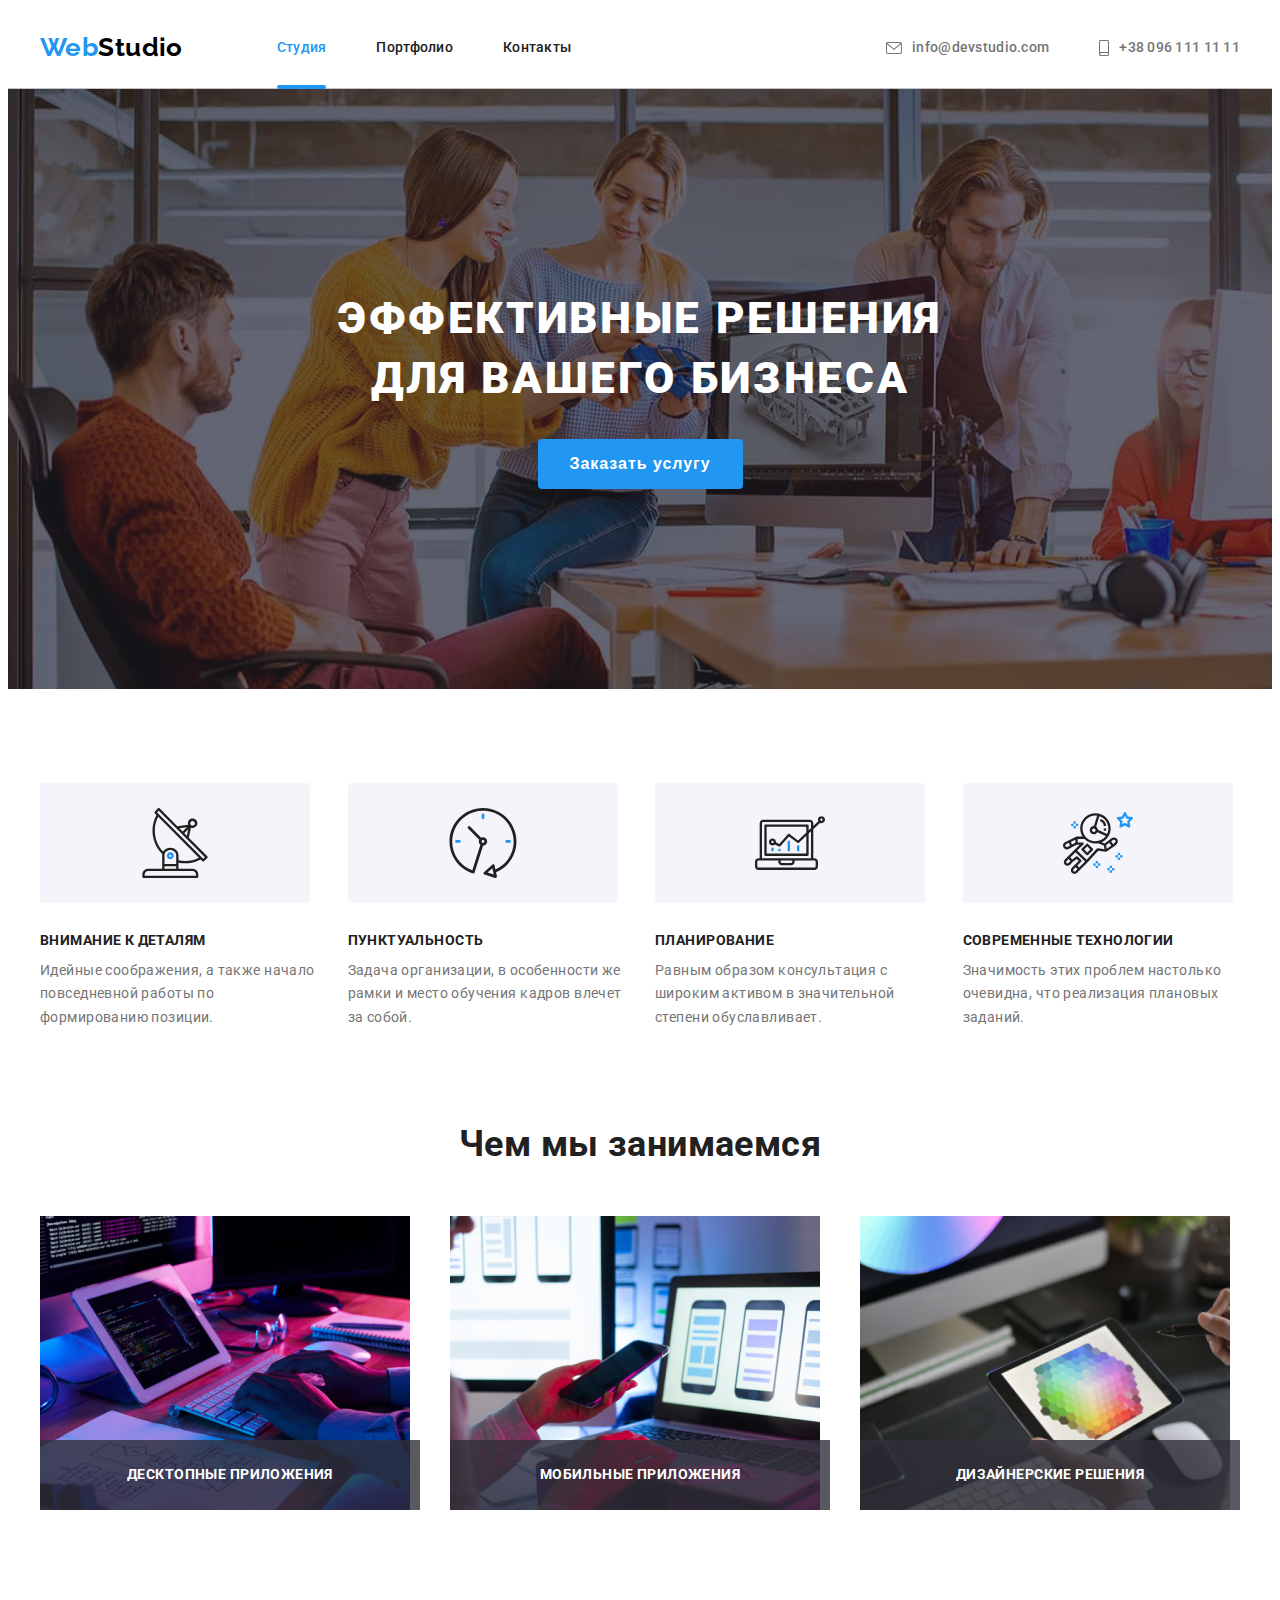
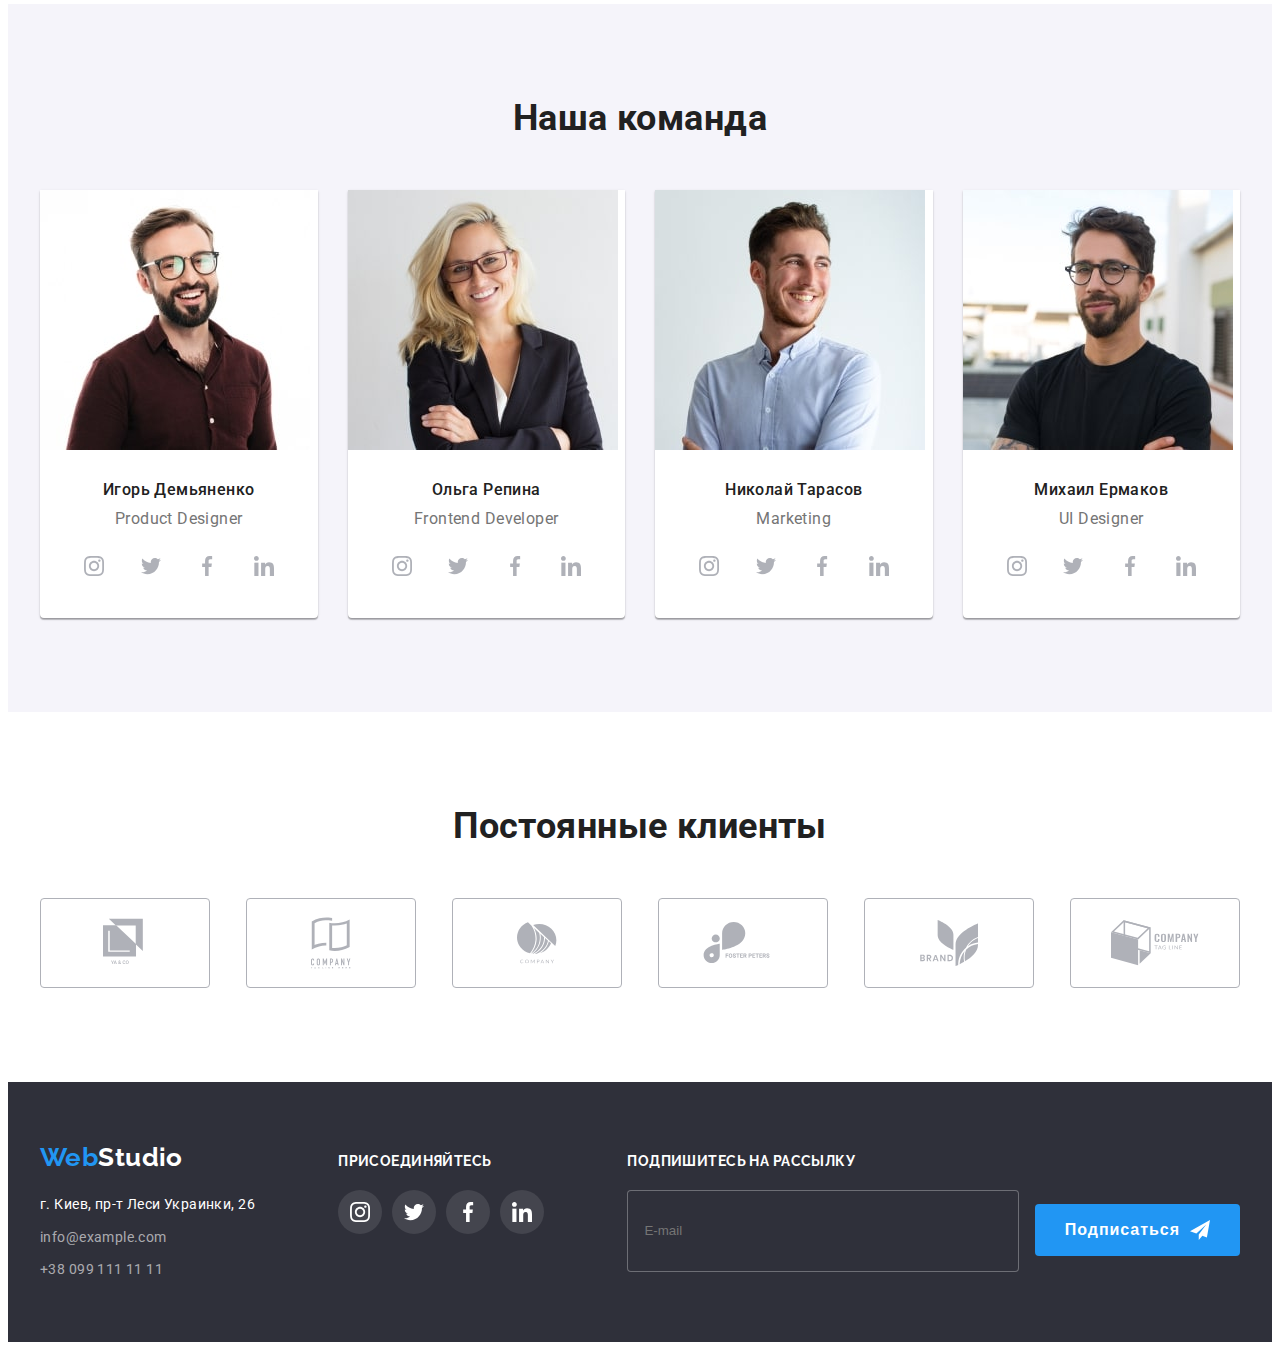
<file: index.html>
<!DOCTYPE html>
<html lang="ru">
  <head>
    <meta charset="UTF-8" />
    <meta http-equiv="X-UA-Compatible" content="IE=edge" />
    <meta name="viewport" content="width=device-width, initial-scale=1.0" />
    <title>WebStudio</title>
    <link rel="preconnect" href="https://fonts.gstatic.com" />
    <link
      href="https://fonts.googleapis.com/css2?family=Raleway:wght@700&family=Roboto:wght@400;500;700;900&display=swap"
      rel="stylesheet"
    />
    <link
      rel="stylesheet"
      href="https://cdnjs.cloudflare.com/ajax/libs/modern-normalize/1.0.0/modern-normalize.min.css"
      integrity="sha512-ISS7cAi1PEhQ8jnbJpJZMd29NlhNj4AWYyLOSp2CE/CsHxTCu+r+t0D2yoJudVrd0/8fTVPUVDzY5Tvli75u/g=="
      crossorigin="anonymous"
    />
    <link rel="stylesheet" href="./css/main.css" />
  </head>

  <body>
    <header class="header">
      <div class="container">
        <nav class="navigation">
          <a class="logo link" href="./index.html" lang="en"
            >Web<span class="logo-light-theme">Studio</span></a
          >
          <ul class="list navigation__list">
            <li class="navigation__item">
              <a class="navigation__link link chosen" href="./index.html"
                >Студия</a
              >
            </li>
            <li class="navigation__item">
              <a class="navigation__link link" href="./portfolio.html"
                >Портфолио</a
              >
            </li>
            <li class="navigation__item">
              <a class="navigation__link link" href="">Контакты</a>
            </li>
          </ul>
        </nav>
        <ul class="contacts list">
          <li class="contacts__item">
            <a class="contacts__link link" href="mailto:info@devstudio.com">
              <svg class="contacts__icon" width="16" height="12">
                <use href="./images/sprite.svg#icon-envelope"></use>
              </svg>
              info@devstudio.com
            </a>
          </li>
          <li class="contacts__item">
            <a class="contacts__link link" href="tel:+380961111111">
              <svg class="contacts__icon" width="10" height="16">
                <use href="./images/sprite.svg#icon-smartphone"></use></svg>
                +38 096 111 11 11
            </a>
          </li>
        </ul>
      </div>
    </header>

    <main>
      <!-- HERO -->
      <section class="hero">
        <div class="container">
          <h1 class="hero__title">Эффективные решения для вашего бизнеса</h1>
          <button class="modal-button" type="button" data-modal-open>
            Заказать услугу
          </button>
        </div>
      </section>

      <!-- Features -->
      <section class="section">
        <div class="container">
          <h2 class="visually-hidden">Особенности</h2>
          <ul class="features__list list">
            <li class="features__item">
              <div class="features__icon-fon">
                <svg class="features__icon" width="70px" height="70px">
                  <use href="./images/sprite.svg#icon-antenna"></use>
                </svg>
              </div>
              <h3 class="features__subtitle">Внимание к деталям</h3>
              <p class="features__description">
                Идейные соображения, а также начало повседневной работы по
                формированию позиции.
              </p>
            </li>
            <li class="features__item">
              <div class="features__icon-fon">
                <svg class="features__icon" width="70px" height="70px">
                  <use href="./images/sprite.svg#icon-clock"></use>
                </svg>
              </div>
              <h3 class="features__subtitle">Пунктуальность</h3>
              <p class="features__description">
                Задача организации, в особенности же рамки и место обучения
                кадров влечет за собой.
              </p>
            </li>
            <li class="features__item">
              <div class="features__icon-fon">
                <svg class="features__icon" width="70px" height="70px">
                  <use href="./images/sprite.svg#icon-diagram"></use>
                </svg>
              </div>
              <h3 class="features__subtitle">Планирование</h3>
              <p class="features__description">
                Равным образом консультация с широким активом в значительной
                степени обуславливает.
              </p>
            </li>
            <li class="features__item">
              <div class="features__icon-fon">
                <svg class="features__icon" width="70px" height="70px">
                  <use href="./images/sprite.svg#icon-astronaut"></use>
                </svg>
              </div>
              <h3 class="features__subtitle">Современные технологии</h3>
              <p class="features__description">
                Значимость этих проблем настолько очевидна, что реализация
                плановых заданий.
              </p>
            </li>
          </ul>
        </div>
      </section>

      <!-- Our work -->
      <section class="section work">
        <div class="container">
          <h2 class="section-title">Чем мы занимаемся</h2>
          <ul class="work__list list">
            <li class="work__item">
              <img
                class="work__img"
                src="./images/our_work/our_work_img_1.jpg"
                alt=" программист верстает веб-страницу"
                width="370"
                height="294"
              />
              <div class="description-fon">
                <h3 class="description-fon__subtitle">Десктопные приложения</h3>
              </div>
            </li>
            <li class="work__item">
              <img
                class="work__img"
                src="./images/our_work/our_work_img_2.jpg"
                alt="програмист адаптирует сайт для мобильных устройств"
                width="370"
                height="294"
              />
              <div class="description-fon">
                <h3 class="description-fon__subtitle">Мобильные приложения</h3>
              </div>
            </li>
            <li class="work__item">
              <img
                class="wwork__img"
                src="./images/our_work/our_work_img_3.jpg"
                alt="дизайнер делает макет веб-страницу"
                width="370"
                height="294"
              />
              <div class="description-fon">
                <h3 class="description-fon__subtitle">Дизайнерские решения</h3>
              </div>
            </li>
          </ul>
        </div>
      </section>

      <!-- Team -->
      <section class="section team">
        <div class="container">
          <h2 class="section-title">Наша команда</h2>
          <ul class="team__list list">
            <li class="team__item">
              <img
                class="team__img"
                src="./images/team/igor_dem'yanenko.jpg"
                alt="Игорь Демьяненко"
                width="270"
                height="260"
              />
              <div class="team__description">
                <h4 class="team__name">Игорь Демьяненко</h4>
                <p class="team__position" lang="en">Product Designer</p>
                <ul class="social list">
                  <li class="social__item">
                    <a href="" class="social__link link">
                      <svg class="social__icon" width="20" height="20">
                        <use href="./images/sprite.svg#icon-instagram"></use>
                      </svg>
                    </a>
                  </li>
                  <li class="social__item">
                    <a href="" class="social__link link">
                      <svg class="social__icon" width="20" height="20">
                        <use href="./images/sprite.svg#icon-twitter"></use>
                      </svg>
                    </a>
                  </li>
                  <li class="social__item">
                    <a href="" class="social__link link">
                      <svg class="social__icon" width="20" height="20">
                        <use href="./images/sprite.svg#icon-facebook"></use>
                      </svg>
                    </a>
                  </li>
                  <li class="social__item">
                    <a href="" class="social__link link">
                      <svg class="social__icon" width="20" height="20">
                        <use href="./images/sprite.svg#icon-linkedin"></use>
                      </svg>
                    </a>
                  </li>
                </ul>
              </div>
            </li>
            <li class="team__item">
              <img
                class="team__img"
                src="./images/team/olga_repina.jpg"
                alt="Ольга Репина"
                width="270"
                height="260"
              />
              <div class="team__description">
                <h4 class="team__name">Ольга Репина</h4>
                <p class="team__position" lang="en">Frontend Developer</p>
                <ul class="social list">
                  <li class="social__item">
                    <a href="" class="social__link link">
                      <svg class="social__icon" width="20" height="20">
                        <use href="./images/sprite.svg#icon-instagram"></use>
                      </svg>
                    </a>
                  </li>
                  <li class="social__item">
                    <a href="" class="social__link link">
                      <svg class="social__icon" width="20" height="20">
                        <use href="./images/sprite.svg#icon-twitter"></use>
                      </svg>
                    </a>
                  </li>
                  <li class="social__item">
                    <a href="" class="social__link link">
                      <svg class="social__icon" width="20" height="20">
                        <use href="./images/sprite.svg#icon-facebook"></use>
                      </svg>
                    </a>
                  </li>
                  <li class="social__item">
                    <a href="" class="social__link link">
                      <svg class="social__icon" width="20" height="20">
                        <use href="./images/sprite.svg#icon-linkedin"></use>
                      </svg>
                    </a>
                  </li>
                </ul>
              </div>
            </li>
            <li class="team__item">
              <img
                class="team__img"
                src="./images/team/nikolay_tarasov.jpg"
                alt="Николай Тарасов"
                width="270"
                height="260"
              />
              <div class="team__description">
                <h4 class="team__name">Николай Тарасов</h4>
                <p class="team__position" lang="en">Marketing</p>
                <ul class="social list">
                  <li class="social__item">
                    <a href="" class="social__link link">
                      <svg class="social__icon" width="20" height="20">
                        <use href="./images/sprite.svg#icon-instagram"></use>
                      </svg>
                    </a>
                  </li>
                  <li class="social__item">
                    <a href="" class="social__link link">
                      <svg class="social__icon" width="20" height="20">
                        <use href="./images/sprite.svg#icon-twitter"></use>
                      </svg>
                    </a>
                  </li>
                  <li class="social__item">
                    <a href="" class="social__link link">
                      <svg class="social__icon" width="20" height="20">
                        <use href="./images/sprite.svg#icon-facebook"></use>
                      </svg>
                    </a>
                  </li>
                  <li class="social__item">
                    <a href="" class="social__link link">
                      <svg class="social__icon" width="20" height="20">
                        <use href="./images/sprite.svg#icon-linkedin"></use>
                      </svg>
                    </a>
                  </li>
                </ul>
              </div>
            </li>
            <li class="team__item">
              <img
                class="team__img"
                src="./images/team/mikhail_ermakov.jpg"
                alt="Михаил Ермаков"
                width="270"
                height="260"
              />
              <div class="team__description">
                <h4 class="team__name">Михаил Ермаков</h4>
                <p class="team__position" lang="en">UI Designer</p>
                <ul class="social list">
                  <li class="social__item">
                    <a href="" class="social__link link">
                      <svg class="social__icon" width="20" height="20">
                        <use href="./images/sprite.svg#icon-instagram"></use>
                      </svg>
                    </a>
                  </li>
                  <li class="social__item">
                    <a href="" class="social__link link">
                      <svg class="social__icon" width="20" height="20">
                        <use href="./images/sprite.svg#icon-twitter"></use>
                      </svg>
                    </a>
                  </li>
                  <li class="social__item">
                    <a href="" class="social__link link">
                      <svg class="social__icon" width="20" height="20">
                        <use href="./images/sprite.svg#icon-facebook"></use>
                      </svg>
                    </a>
                  </li>
                  <li class="social__item">
                    <a href="" class="social__link link">
                      <svg class="social__icon" width="20" height="20">
                        <use href="./images/sprite.svg#icon-linkedin"></use>
                      </svg>
                    </a>
                  </li>
                </ul>
              </div>
            </li>
          </ul>
        </div>
      </section>

      <!-- Clients -->
      <section class="section">
        <div class="container">
          <h2 class="section-title">Постоянные клиенты</h2>
          <ul class="clients__list list">
            <li class="clients__item">
              <a class="clients__link link" href="#">
                <svg class="clients__icon" width="44px" height="50px">
                  <use href="./images/sprite.svg#icon-logo-1"></use>
                </svg>
              </a>
            </li>
            <li class="clients__item">
              <a class="clients__link link" href="">
                <svg class="clients__icon" width="40px" height="52px">
                  <use href="./images/sprite.svg#icon-logo-2"></use>
                </svg>
              </a>
            </li>
            <li class="clients__item">
              <a class="clients__link link" href="">
                <svg class="clients__icon" width="40px" height="42px">
                  <use href="./images/sprite.svg#icon-logo-3"></use>
                </svg>
              </a>
            </li>
            <li class="clients__item">
              <a class="clients__link link" href="">
                <svg class="clients__icon" width="80px" height="42px">
                  <use href="./images/sprite.svg#icon-logo-4"></use>
                </svg>
              </a>
            </li>
            <li class="clients__item">
              <a class="clients__link link" href="">
                <svg class="clients__icon" width="60px" height="46px">
                  <use href="./images/sprite.svg#icon-logo-5"></use>
                </svg>
              </a>
            </li>
            <li class="clients__item">
              <a class="clients__link link" href="">
                <svg class="clients__icon" width="88px" height="46px">
                  <use href="./images/sprite.svg#icon-logo-6"></use>
                </svg>
              </a>
            </li>
          </ul>
        </div>
      </section>
    </main>

    <footer class="footer">
      <div class="container">
        <div class="footer-address">
          <a class="logo link" href="./index.html" lang="en"
            >Web<span class="logo-dark-theme">Studio</span></a
          >
          <address class="address">
            <a
              class="footer-address__link link"
              href="https://goo.gl/maps/QqtEN7H4BZ3kn7jD6"
              target="_blank"
              rel="noreferrer noopener"
            >
              г. Киев, пр-т Леси Украинки, 26
            </a>
            <ul class="footer-address__list list">
              <li class="footer-address__item">
                <a
                  class="footer-address__link-contacts link"
                  href="maito:info@example.com"
                  >info@example.com</a
                >
              </li>
              <li class="address__item">
                <a
                  class="footer-address__link-contacts link"
                  href="tel:+380991111111"
                  >+38 099 111 11 11</a
                >
              </li>
            </ul>
          </address>
        </div>
        <div class="footer-networks">
          <b class="text-action">присоединяйтесь</b>
          <ul class="footer-networks__list list">
            <li class="footer-networks__item">
              <a class="footer-networks__link link" href="">
                <svg class="footer-networks__icon" width="20" height="20">
                  <use href="./images/sprite.svg#icon-instagram"></use>
                </svg>
              </a>
            </li>
            <li class="footer-networks__item">
              <a class="footer-networks__link link" href="">
                <svg class="footer-networks__icon" width="20" height="20">
                  <use href="./images/sprite.svg#icon-twitter"></use>
                </svg>
              </a>
            </li>
            <li class="footer-networks__item">
              <a class="footer-networks__link link" href="">
                <svg class="footer-networks__icon" width="20" height="20">
                  <use href="./images/sprite.svg#icon-facebook"></use>
                </svg>
              </a>
            </li>
            <li class="footer-networks__item">
              <a class="footer-networks__link link" href="">
                <svg class="footer-networks__icon" width="20" height="20">
                  <use href="./images/sprite.svg#icon-linkedin"></use>
                </svg>
              </a>
            </li>
          </ul>
        </div>
        <form class="footer-form">
          <b class="text-action">Подпишитесь на рассылку</b>
          <input
            class="footer-form__input"
            type="email"
            name="mail"
            placeholder="E-mail"
            autocomplete="off"
          />
          <button class="footer-form__button button" type="submit">
            Подписаться
            <svg class="footer-form__icon" width="24" height="24">
              <use href="./images/sprite.svg#icon-send"></use>
            </svg>
          </button>
        </form>
      </div>
    </footer>

    <!-- Modal -->
    <div class="backdrop is-hidden" data-modal>
      <div class="modal">
        <form action="#" class="form-modal">
          <b class="form-modal__text-active"
            >Оставьте свои данные, мы вам перезвоним</b
          >
          <label class="form-modal__field"
            >Имя
            <span class="form-modal__wrapper">
              <input
                class="form-modal__input"
                type="text"
                name="user-name"
                required
                minlength="3"
              />
              <svg class="form-modal__icon" width="18" height="18">
                <use href="./images/sprite.svg#icon-person-black"></use>
              </svg>
            </span>
          </label>
          <label class="form-modal__field"
            >Телефон
            <span class="form-modal__wrapper">
              <input
                class="form-modal__input"
                type="tel"
                name="user-phone"
                required
                pattern="[0-9]{3}-[0-9]{3}-[0-9]{2}-[0-9]{2}"
                title="073-111-11-11"
              />
              <svg class="form-modal__icon" width="18" height="18">
                <use href="./images/sprite.svg#icon-phone-black"></use>
              </svg>
            </span>
          </label>
          <label class="form-modal__field"
            >Почта
            <span class="form-modal__wrapper">
              <input
                class="form-modal__input"
                type="tel"
                name="user-email"
                required
              />
              <svg class="form-modal__icon" width="18" height="18">
                <use href="./images/sprite.svg#icon-email-black"></use>
              </svg>
            </span>
          </label>
          <label class="form-modal__field-comment"
            >Комментарий
            <textarea
              class="form-modal__footer-comments"
              name="user-comments"
              placeholder="Введите текст"
            ></textarea>
          </label>
          <input
            class="form-modal__term visually-hidden"
            type="checkbox"
            id="user-term"
            name="user-term"
          />
          <label class="form-modal__check-desk" for="user-term"
            >Соглашаюсь с рассылкой и принимаю &nbsp;
            <a class="form-modal__link" href="#">Условия договора</a>
          </label>
          <button class="form-modal__button" type="submit">Отправить</button>
        </form>
        <button class="modal__close-button" type="button" data-modal-close>
          <svg class="modal__icon-close" width="11" height="11">
            <use href="./images/sprite.svg#icon-close"></use>
          </svg>
        </button>
      </div>
    </div>
    <script src="./js/modal.js"></script>
  </body>
</html>
</file>
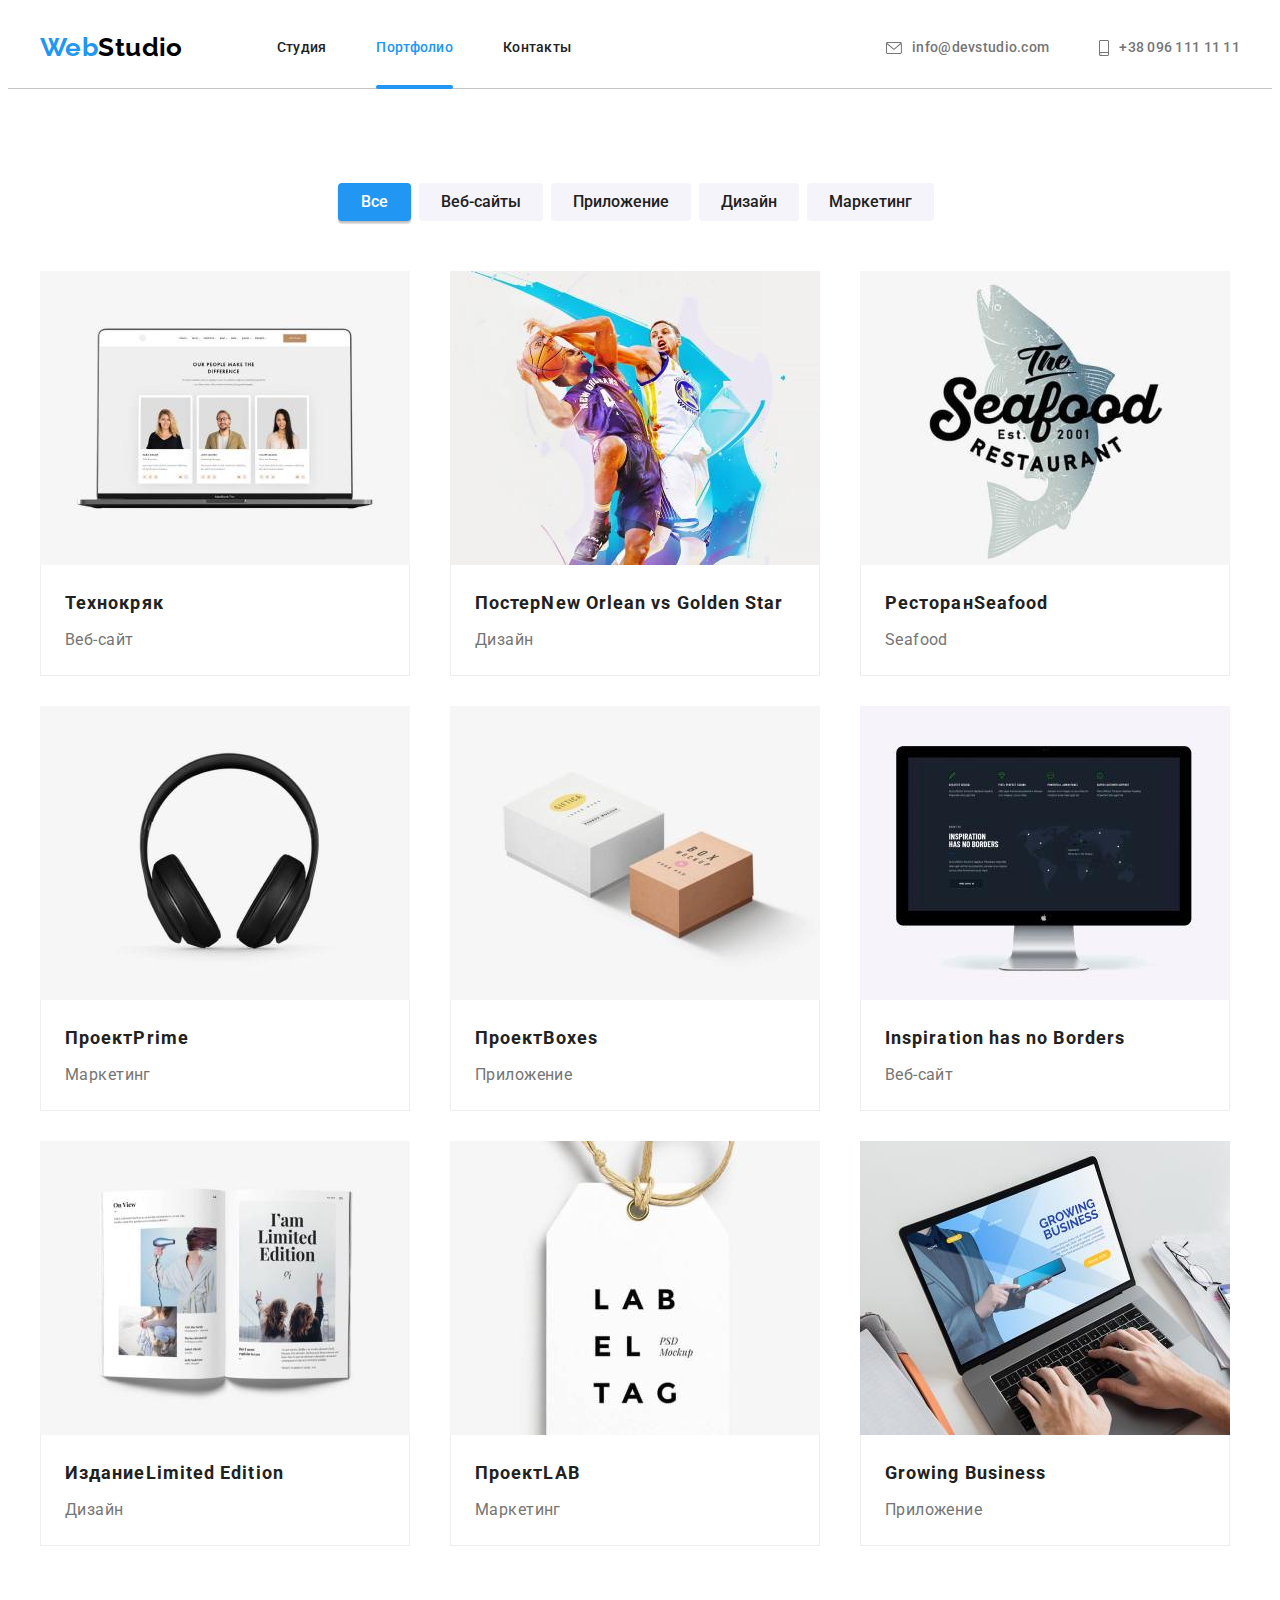
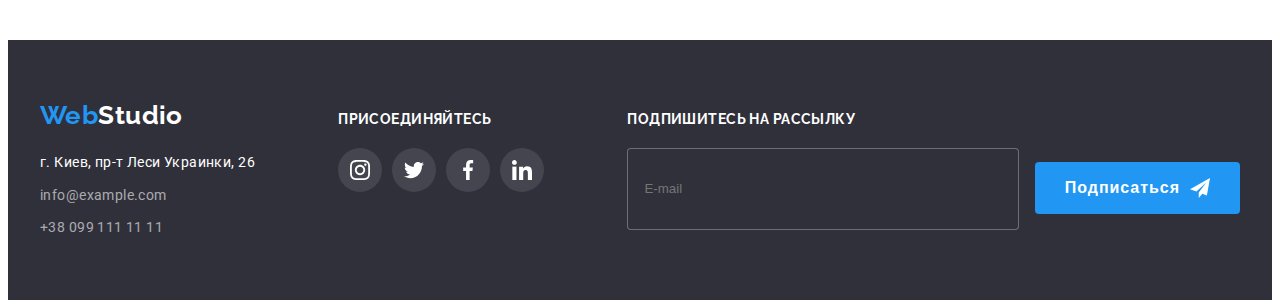
<file: portfolio.html>
<!DOCTYPE html>
<html lang="ru">

<head>
    <meta charset="UTF-8">
    <meta http-equiv="X-UA-Compatible" content="IE=edge">
    <meta name="viewport" content="width=device-width, initial-scale=1.0">
    <title>Portfolio</title>
    <link
        href="https://fonts.googleapis.com/css2?family=Raleway:wght@700&family=Roboto:wght@400;500;700;900&display=swap"
        rel="stylesheet">
    <link rel="stylesheet" href="https://cdnjs.cloudflare.com/ajax/libs/modern-normalize/1.0.0/modern-normalize.min.css"
        integrity="sha512-ISS7cAi1PEhQ8jnbJpJZMd29NlhNj4AWYyLOSp2CE/CsHxTCu+r+t0D2yoJudVrd0/8fTVPUVDzY5Tvli75u/g=="
        crossorigin="anonymous" />
    <link rel="stylesheet" href="./css/main.css">

</head>

<body>

    <header class="header">
        <div class="container">
            <nav class="navigation">
                <a class="logo link " href="./index.html" lang="en">Web<span class="logo-light-theme">Studio</span></a>
                <ul class="list navigation__list">
                    <li class="navigation__item">
                        <a class="navigation__link link" href="./index.html">Студия</a>
                    </li>
                    <li class="navigation__item">
                        <a class="navigation__link link chosen" href="./portfolio.html">Портфолио</a>
                    </li>
                    <li class="navigation__item">
                        <a class="navigation__link link" href="">Контакты</a>
                    </li>
                </ul> 
            </nav>
            <ul class="contacts list">
                <li class="contacts__item">
                    <a class="contacts__link link" href="mailto:info@devstudio.com">
                        <svg class="contacts__icon" width="16" height="12">
                            <use href="./images/sprite.svg#icon-envelope"></use>
                        </svg> info@devstudio.com
                    </a>
                </li>
                <li class="contacts__item">
                    <a class="contacts__link link" href="tel:+380961111111">
                        <svg class="contacts__icon" width="10" height="16">
                            <use href="./images/sprite.svg#icon-smartphone"></use>
                        </svg>+38 096 111 11 11
                    </a>
                </li>
            </ul>
        </div>
    </header>
    
    <main>
        <!-- Filter button -->
        <section class="section">
            <div class="container">
                <h1 class="visually-hidden">Кнопки навигации</h1>
                <ul class="filter__list list">
                    <li class="filter__item">
                        <button class=" filter__button filter__chosen-button" type="button">Все</button>
                    </li>
                    <li class="filter__item">
                        <button class="filter__button" type="button" >Веб-сайты</button>
                    </li>
                    <li class="filter__item">
                        <button class="filter__button" type="button" >Приложение</button>
                    </li>
                    <li class="filter__item">
                        <button class="filter__button" type="button" >Дизайн</button>
                    </li>
                    <li class="filter__item">
                        <button class="filter__button" type="button" >Маркетинг</button>
                    </li>
                </ul>
                <!-- Project -->
                <ul class="project__list list">
                    <li class="project__item  " >
                        <a class="project__link link web-sites-item" href="">
                            <div class="project__list-wrapper">
                                <img class="project__image" src="images/gallery/projects-1-1.jpg"
                                    alt="Веб-сайт Технокряк" width="370" height="294">
                                <p class="project__overlay-text">
                                    Технокряк это современная площадка распространения коронавируса.
                                    Компании используют эту платформу для цифрового
                                    шпионажа и атак на защищённые сервера конкурентов.
                                </p>
                            </div>
                            <div class="project__des-images">
                                <h2 class="project__title">Технокряк</h2>
                                <p class="project__description">Веб-сайт</p>
                            </div>
                        </a>
                    </li>
                    <li class="project__item" >
                        <a class="project__link link" href="">
                            <div class="project__list-wrapper">
                                <img class="project__image" src="images/gallery/projects-1-2.jpg"
                                    alt="Дизайн постер New Orlean vs Golden Star" width="370" height="294">
                                <p class="project__overlay-text">
                                    Технокряк это современная площадка распространения коронавируса.
                                    Компании используют эту платформу для цифрового
                                    шпионажа и атак на защищённые сервера конкурентов.
                                </p>
                            </div>
                            <div class="project__des-images">
                                <h2 class="project__title">Постер<span lang="en">New Orlean vs Golden Star</span></h2>
                                <p class="project__description">Дизайн</p>
                            </div>
                        </a>
                    </li>
                    <li class="project__item" >
                        <a class="project__link link" href="">
                            <div class="project__list-wrapper">
                                <img class="project__image" src="images/gallery/projects-1-3.jpg"
                                    alt="Приложение Ресторан Seafood" width="370" height="294">
                                <p class="project__overlay-text">
                                    Технокряк это современная площадка распространения коронавируса.
                                    Компании используют эту платформу для цифрового
                                    шпионажа и атак на защищённые сервера конкурентов.
                                </p>
                            </div>
                            <div class="project__des-images">
                                <h2 class="project__title">Ресторан<span lang="en">Seafood</span></h2>
                                <p class="project__description">Seafood</p>
                            </div>
                        </a>
                    </li>
                    <li class="project__item" >
                        <a class="project__link link" href="">
                            <div class="project__list-wrapper">
                                <img class="project__image" src="images/gallery/projects-2-1.jpg"
                                    alt="Маркетинг Проект Prime" width="370" height="294">
                                <p class="project__overlay-text">
                                    Технокряк это современная площадка распространения коронавируса.
                                    Компании используют эту платформу для цифрового
                                    шпионажа и атак на защищённые сервера конкурентов.
                                </p>
                            </div>
                            <div class="project__des-images">
                                <h2 class="project__title">Проект<span lang="en">Prime</span></h2>
                                <p class="project__description">Маркетинг</p>
                            </div>
                        </a>
                    </li>
                    <li class="project__item" >
                        <a class="project__link link" href="">
                            <div class="project__list-wrapper">
                                <img class="project__image" src="images/gallery/projects-2-2.jpg"
                                    alt="Приложение Прект Boxer" width="370" height="294">
                                <p class="project__overlay-text">
                                    Технокряк это современная площадка распространения коронавируса.
                                    Компании используют эту платформу для цифрового
                                    шпионажа и атак на защищённые сервера конкурентов.
                                </p>
                            </div>
                            <div class="project__des-images">
                                <h2 class="project__title">Проект<span lang="en">Boxes</span></h2>
                                <p class="project__description">Приложение</p>
                            </div>
                        </a>
                    </li>
                    <li class="project__item" >
                        <a class="project__link link" href="">
                            <div class="project__list-wrapper">
                                <img class="project__image" src="images/gallery/projects-2-3.jpg"
                                    alt="Веб-сайт Insiration has no Borders" width="370" height="294">
                                <p class="project__overlay-text">
                                    Технокряк это современная площадка распространения коронавируса.
                                    Компании используют эту платформу для цифрового
                                    шпионажа и атак на защищённые сервера конкурентов.
                                </p>
                            </div>
                            <div class="project__des-images">
                                <h2 class="project__title" lang="en">Inspiration has no Borders</h2>
                                <p class="project__description">Веб-сайт</p>
                            </div>
                        </a>
                    </li>
                    <li class="project__item" >
                        <a class="project__link link" href="">
                            <div class="project__list-wrapper">
                                <img class="project__image" src="images/gallery/projects-3-1.jpg"
                                    alt="Дизайн Издание Limited Edition" width="370" height="294">
                                <p class="project__overlay-text">
                                    Технокряк это современная площадка распространения коронавируса.
                                    Компании используют эту платформу для цифрового
                                    шпионажа и атак на защищённые сервера конкурентов.
                                </p>
                            </div>
                            <div class="project__des-images">
                                <h2 class="project__title">Издание<span lang="en">Limited Edition</span></h2>
                                <p class="project__description">Дизайн</p>
                            </div>
                        </a>
                    </li>
                    <li class="project__item" >
                        <a class="project__link link" href="">
                            <div class="project__list-wrapper">
                                <img class="project__image" src="images/gallery/projects-3-2.jpg" alt="Маркетинг Прект LAB"
                                    width="370" height="294">
                                <p class="project__overlay-text">
                                    Технокряк это современная площадка распространения коронавируса.
                                    Компании используют эту платформу для цифрового
                                    шпионажа и атак на защищённые сервера конкурентов.
                                </p>
                            </div>
                            <div class="project__des-images">
                                <h2 class="project__title">Проект<span lang="en">LAB</span></h2>
                                <p class="project__description">Маркетинг</p>
                            </div>
                        </a>
                    </li>
                    <li class="project__item" >
                        <a class="project__link link" href="">
                            <div class="project__list-wrapper">
                                <img class="project__image" src="images/gallery/projects-3-3.jpg"
                                    alt="Приложение Growing Business" width="370" height="294">
                                <p class="project__overlay-text">
                                    Технокряк это современная площадка распространения коронавируса.
                                    Компании используют эту платформу для цифрового
                                    шпионажа и атак на защищённые сервера конкурентов.
                                </p>
                                </div>
                            <div class="project__des-images">
                                <h2 class="project__title" lang="en">Growing Business</h2>
                                <p class="project__description">Приложение</p>
                            </div>
                        </a>
                    </li>
                </ul>
            </div>
        </section>

    </main>

    <footer class="footer">
        <div class="container">
            <!-- перепроверить  -->
            <div class="footer-address">
                <a class="logo link " href="./index.html" lang="en">Web<span class="logo-dark-theme">Studio</span></a>
                <address class="address">
                    <a class="footer-address__link link" href="https://goo.gl/maps/QqtEN7H4BZ3kn7jD6" target="_blank"
                        rel="noreferrer noopener">
                        г.
                        Киев,
                        пр-т
                        Леси Украинки, 26 </a>
                    <ul class="footer-address__list list">
                        <li class="footer-address__item">
                            <a class="footer-address__link-contacts link" href="maito:info@example.com">info@example.com</a>
                        </li>
                        <li class="address__item">
                            <a class="footer-address__link-contacts link" href="tel:+380991111111">+38 099 111 11 11</a>
                        </li>
                    </ul>
                </address>
            </div>
            <div class="footer-networks">
                <b class="text-action">присоединяйтесь</b>
                <ul class="footer-networks__list list">
                    <li class="footer-networks__item">
                        <a class="footer-networks__link link" href="">
                            <svg class="footer-networks__icon" width="20" height="20">
                                <use href="./images/sprite.svg#icon-instagram"></use>
                            </svg>
                        </a>
                    </li>
                    <li class="footer-networks__item">
                        <a class="footer-networks__link link" href="">
                            <svg class="footer-networks__icon" width="20" height="20">
                                <use href="./images/sprite.svg#icon-twitter"></use>
                            </svg>
                        </a>
                    </li>
                    <li class="footer-networks__item">
                        <a class="footer-networks__link link" href="">
                            <svg class="footer-networks__icon" width="20" height="20">
                                <use href="./images/sprite.svg#icon-facebook"></use>
                            </svg>
                        </a>
                    </li>
                    <li class="footer-networks__item">
                        <a class="footer-networks__link link" href="">
                            <svg class="footer-networks__icon" width="20" height="20">
                                <use href="./images/sprite.svg#icon-linkedin"></use>
                            </svg>
                        </a>
                    </li>
                </ul>
            </div>
            <form class="footer-form">
                <b class="text-action">Подпишитесь на рассылку</b>
                <input class="footer-form__input" type="email" name="mail" placeholder="E-mail" autocomplete="off"/>
                <button class="footer-form__button" type="submit" >
                  Подписаться
                  <svg class="footer-form__icon" width="24" height="24">
                    <use href="./images/sprite.svg#icon-send"></use>
                  </svg>
                </button>
            </form>
        </div>
    </footer>


</body>

</html>
</file>
<file: css/main.css>
:root {
  --main-font: 'Roboto', sans-serif;
  --secondary-font: 'Raleway', sans-serif;
  --color-pointed-btn: #188CE8;
  --accent-color: #2196F3;
  --color-accent: #757575;
  --color-text: #212121;
  --color-text-light-fon: #FFFFFF;
  --color-text-dark-fon: #000000;
  --color-footer-contacts:#ffffff99;
  --section--pt: 94px;
  --section--pb: 94px;
  --color-icon: #AFB1B8;
  --radius: 4px;
  --timing:cubic-bezier(0.4, 0, 0.2, 1);
}

.visually-hidden {
  position: absolute !important;
  clip: rect(1px 1px 1px 1px);
  /* IE6, IE7 */
  clip: rect(1px, 1px, 1px, 1px);
  padding: 0 !important;
  border: 0 !important;
  height: 1px !important;
  width: 1px !important;
  overflow: hidden;
}

body {
  font-family: var(--main-font);
  letter-spacing: 0.03em;
  font-size: 14px;
  color: var(--color-accent);
}

h1,
h2,
h3,
h4,
h5,
h6,
p {
  margin: 0;
}

ul,
ol {
  margin: 0;
  padding: 0;
}

img {
  display: block;
}

.link {
  text-decoration: none;
  display: inline-block;
}

.list {
  list-style: none;
}

.address {
  font-style: normal;
}

.container {
  width: 1200px;
  margin: 0 auto;
  padding-right: 15px;
  padding-left: 15px;
}

.section {
  padding-top: var(--section--pt);
  padding-bottom: var(--section--pb);
}

.form-modal__button, .modal-button, .footer-form__button {
  min-width: 200px;
  font-weight: 700;
  font-size: 16px;
  line-height: 1.87;
  letter-spacing: 0.06em;
  background-color: var(--accent-color);
  cursor: pointer;
  border-radius: var(--radius);
  color: var(--color-text-light-fon);
  transition: background-color 250ms var(--timing);
}

.logo {
  padding-top: 24px;
  padding-bottom: 25px;
  margin-right: 94px;
  font-family: var(--secondary-font);
  font-weight: 700;
  font-size: 26px;
  line-height: 1.19;
  color: var(--accent-color);
}

.backdrop {
  position: fixed;
  top: 0;
  left: 0;
  width: 100%;
  height: 100%;
  background-color: rgba(0, 0, 0, 0.2);
  transition: opacity 250ms var(--timing), visibility 250ms var(--timing), pointer-events 250ms var(--timing);
}

.modal {
  padding: 40px;
  position: absolute;
  top: 50%;
  left: 50%;
  transform: translate(-50%, -50%);
  width: 528px;
  height: 580px;
  background: var(--color-text-light-fon);
  box-shadow: 0px 1px 3px rgba(0, 0, 0, 0.12), 0px 1px 1px rgba(0, 0, 0, 0.14), 0px 2px 1px rgba(0, 0, 0, 0.2);
  border-radius: var(--radius);
}

.modal__icon-close {
  transition: fill 250ms var(--timing);
}

.modal__close-button {
  position: absolute;
  top: 8px;
  right: 8px;
  width: 30px;
  height: 30px;
  border-radius: 50%;
  background: var(--color-text-light-fon);
  border: 1px solid rgba(0, 0, 0, 0.1);
  cursor: pointer;
}

.modal__close-button:hover .modal__icon-close,
.modal__close-button:focus .modal__icon-close {
  fill: var(--accent-color);
}

.form-modal {
  display: flex;
  flex-direction: column;
}

.form-modal__text-active {
  margin-bottom: 12px;
  font-family: var(--main-font);
  font-weight: 700;
  font-size: 20px;
  line-height: 1.15;
  text-align: center;
  color: var(--color-text);
}

.form-modal__link {
  font-family: var(--main-font);
  line-height: 1.71;
  text-decoration-line: underline;
  color: var(--accent-color);
}

.form-modal__button {
  margin: 0 auto;
  align-items: center;
  border: 1px solid transparent;
  padding: 10px 29px;
  box-shadow: 0px 4px 4px rgba(0, 0, 0, 0.15);
}

.form-modal__button:hover, .form-modal__button:focus {
  background-color: var(--color-pointed-btn);
}

.form-modal__field {
  margin-bottom: 10px;
  display: block;
  font-family: var(--main-font);
  font-size: 12px;
  line-height: 1.16;
  letter-spacing: 0.01em;
}

.form-modal__field-comment {
  margin-bottom: 20px;
  font-family: var(--main-font);
  font-size: 12px;
  line-height: 1.16;
  letter-spacing: 0.01em;
}

.form-modal__wrapper {
  position: relative;
}

.form-modal__input {
  margin-top: 4px;
  width: 100%;
  height: 40px;
  border: 1px solid rgba(33, 33, 33, 0.2);
  border-radius: 4px;
  padding-left: 42px;
  transition: border-color 250ms var(--timing);
}

.form-modal__input:focus {
  outline: none;
  border-color: var(--accent-color);
}

.form-modal__input:focus + .form-modal__icon {
  fill: var(--accent-color);
}

.form-modal__icon {
  width: 18px;
  height: 18px;
  position: absolute;
  top: 50%;
  left: 12px;
  transform: translateY(-50%);
  fill: var(--color-text);
  transition: fill 250ms var(--timing);
}

.form-modal__footer-comments {
  margin-top: 4px;
  width: 100%;
  height: 120px;
  border: 1px solid rgba(33, 33, 33, 0.2);
  border-radius: 4px;
  padding: 12px 16px;
  resize: none;
}

.form-modal__footer-comments::placeholder {
  font-family: var(--main-font);
  line-height: 1.14;
  letter-spacing: 0.01em;
  color: #75757580;
}

.form-modal__footer-comments:focus {
  outline: none;
  border-color: var(--accent-color);
}

.form-modal__check-desk {
  display: flex;
  align-items: center;
  justify-content: center;
  margin-bottom: 30px;
  font-family: var(--main-font);
  line-height: 1.71;
  color: #757575;
}

.form-modal__check-desk::before {
  display: block;
  content: ' ';
  width: 16px;
  height: 15px;
  border: 2px solid #212121;
  border-radius: 2px;
  cursor: pointer;
  margin-right: 8px;
  cursor: pointer;
}

.form-modal__term:focus + .form-modal__check-desk::before {
  outline: 1px solid var(--color-text-dark-fon);
}

.form-modal__term:checked + .form-modal__check-desk::before {
  background-image: url(../images/icon-check.svg);
  border: none;
  background-repeat: no-repeat;
  background-position: 50% 50%;
}

.is-hidden {
  opacity: 0;
  visibility: hidden;
  pointer-events: none;
}

.section-title {
  margin-bottom: 50px;
  font-weight: 700;
  font-size: 36px;
  line-height: 1.16;
  text-align: center;
  color: var(--color-text);
}

.text-action {
  display: block;
  font-family: var(--secondary-font);
  font-weight: 700;
  line-height: 1.14;
  text-transform: uppercase;
  color: var(--color-text-light-fon);
}

.social {
  display: flex;
  justify-content: space-between;
}

.social__link {
  display: flex;
  justify-content: center;
  align-items: center;
  width: 44px;
  height: 44px;
  border-radius: 50%;
  color: var(--color-icon);
  background-color: var(--color-text-light-fon);
  transition: background-color 250ms var(--timing), color 250ms var(--timing);
}

.social__link:hover, .social__link:focus {
  color: var(--color-text-light-fon);
  background-color: var(--accent-color);
}

.social__icon {
  fill: currentColor;
}

.logo-dark-theme {
  color: var(--color-text-light-fon);
}

.logo-light-theme {
  color: var(--color-text-dark-fon);
}

.header {
  box-sizing: content-box;
  border-bottom-width: 1px;
  border-bottom-style: solid;
  border-bottom-color: #C4C4C4;
}

.header .container {
  display: flex;
  align-items: center;
}

.navigation {
  display: flex;
  align-items: center;
}

.navigation__list {
  display: flex;
  align-items: center;
}

.navigation__item:not(:last-child) {
  margin-right: 50px;
}

.navigation__link {
  padding-top: 32px;
  padding-bottom: 32px;
  font-weight: 500;
  font-size: 14px;
  line-height: 1.14;
  letter-spacing: 0.02em;
  color: var(--color-text);
  transition: color 250ms var(--timing);
}

.navigation__link:hover, .navigation__link:focus {
  color: var(--accent-color);
}

.contacts {
  margin-left: auto;
  display: flex;
  align-items: center;
}

.contacts__item {
  margin-right: 50px;
}

.contacts__item:last-child {
  margin-right: 0;
}

.contacts__link {
  display: flex;
  align-items: center;
  padding-top: 32px;
  padding-bottom: 32px;
  font-weight: 500;
  line-height: 1.14;
  letter-spacing: 0.02em;
  color: var(--color-accent);
  transition: color 250ms var(--timing);
}

.contacts__link:hover, .contacts__link:focus {
  color: var(--accent-color);
}

.contacts__icon {
  margin-right: 10px;
  fill: currentColor;
}

.chosen {
  position: relative;
  color: var(--accent-color);
}

.chosen::after {
  position: absolute;
  display: block;
  margin-top: 29px;
  content: '';
  width: 100%;
  background: var(--accent-color);
  border-radius: 2px;
  height: 4px;
}

.hero {
  margin: 0 auto;
  max-width: 1600px;
  padding-top: 200px;
  padding-bottom: 200px;
  text-align: center;
  background-image: linear-gradient(rgba(47, 48, 58, 0.4), rgba(47, 48, 58, 0.4)), url(../images/hero/bg.jpg);
  background-color: #2F303A;
  background-repeat: no-repeat;
  background-size: cover;
}

.hero__title {
  width: 700px;
  margin: 0 auto;
  margin-bottom: 30px;
  font-weight: 900;
  font-size: 44px;
  line-height: 1.36;
  text-align: center;
  letter-spacing: 0.06em;
  text-transform: uppercase;
  color: var(--color-text-light-fon);
}

.modal-button {
  border: none;
  padding: 10px 32px;
}

.modal-button:hover, .modal-button:focus {
  background-color: var(--color-pointed-btn);
  box-shadow: 0px 4px 4px rgba(0, 0, 0, 0.15);
}

.features__list {
  display: flex;
  margin-right: -30px;
}

.features__item {
  flex-basis: calc((100% - 90px) / 4);
  margin-right: 30px;
}

.features__icon {
  width: 70px;
  height: 70px;
}

.features__icon-fon {
  display: flex;
  justify-content: center;
  align-items: center;
  width: 270px;
  height: 120px;
  margin-bottom: 30px;
  background: #F5F4FA;
  border-radius: var(--radius);
}

.features__subtitle {
  font-size: 14px;
  margin-bottom: 10px;
  font-weight: 700;
  line-height: 1.14;
  text-transform: uppercase;
  color: var(--color-text);
}

.features__description {
  line-height: 1.71;
}

.work {
  padding-top: 0px;
}

.work__list {
  display: flex;
  margin-right: -30px;
}

.work__item {
  position: relative;
  flex-basis: calc((100% - 90px) /3);
  margin-right: 30px;
}

.description-fon {
  position: absolute;
  display: flex;
  align-items: center;
  justify-content: center;
  min-height: 70px;
  width: 100%;
  bottom: 0;
  background: rgba(47, 48, 58, 0.8);
}

.description-fon__subtitle {
  font-size: 14px;
  font-family: var(--main-font);
  font-weight: 700;
  line-height: 1.14;
  text-align: center;
  text-transform: uppercase;
  color: var(--color-text-light-fon);
}

.team {
  background-color: #F5F4FA;
}

.team__list {
  display: flex;
  margin-right: -30px;
}

.team__item {
  flex-basis: calc((100% - 120px) / 3);
  margin-right: 30px;
  background: #FFFFFF;
  box-shadow: 0px 1px 3px rgba(0, 0, 0, 0.12), 0px 1px 1px rgba(0, 0, 0, 0.14), 0px 2px 1px rgba(0, 0, 0, 0.2);
  border-radius: 0px 0px 4px 4px;
}

.team__name {
  margin-bottom: 10px;
  font-weight: 500;
  font-size: 16px;
  line-height: 1.19;
  text-align: center;
  color: var(--color-text);
}

.team__position {
  margin-bottom: 16px;
  font-size: 16px;
  line-height: 1.19;
  text-align: center;
}

.team__description {
  padding: 30px 32px;
}

.clients {
  padding-top: var(--section--pt);
  padding-bottom: var(--section--pb);
}

.clients__list {
  display: flex;
  justify-content: space-between;
}

.clients__item {
  width: 170px;
  height: 90px;
}

.clients__link {
  box-sizing: border-box;
  display: flex;
  width: 100%;
  height: 100%;
  justify-content: center;
  align-items: center;
  color: var(--color-icon);
  border: 1px solid var(--color-icon);
  border-radius: var(--radius);
  transition: border 250ms var(--timing), color 250ms var(--timing);
}

.clients__link:hover, .clients__link:focus {
  color: var(--accent-color);
  border: 1px solid var(--accent-color);
}

.clients__icon {
  fill: currentColor;
}

.footer {
  padding-top: 60px;
  padding-bottom: 60px;
  background-color: #2f303a;
}

.footer .container {
  display: flex;
  align-items: baseline;
  justify-content: space-between;
}

.footer .logo {
  padding-top: 0px;
  padding-bottom: 0px;
  margin-bottom: 20px;
  margin-right: 0;
}

.footer-address__link {
  margin-bottom: 9px;
  line-height: 1.71;
  color: var(--color-text-light-fon);
}

.footer-address__item:not(:last-child) {
  margin-bottom: 9px;
}

.footer-address__link-contacts {
  font-family: var(--main-font);
  line-height: 1.71;
  color: var(--color-footer-contacts);
  transition: color 250ms var(--timing);
}

.footer-address__link-contacts:hover, .footer-address__link-contacts:focus {
  color: var(--accent-color);
}

.footer-networks__list {
  display: flex;
  justify-content: space-between;
  margin-top: 20px;
  width: 206px;
}

.footer-networks__link {
  display: flex;
  justify-content: center;
  align-items: center;
  width: 44px;
  height: 44px;
  border-radius: 50%;
  color: var(--color-text-light-fon);
  background: rgba(255, 255, 255, 0.1);
  transition: background-color 250ms var(--timing);
}

.footer-networks__icon {
  fill: currentColor;
}

.footer-networks__link {
  width: 44px;
  height: 44px;
  border-radius: 50%;
}

.footer-networks__link:hover, .footer-networks__link:focus {
  background-color: var(--accent-color);
}

.footer-form__input {
  margin-right: 12px;
  margin-top: 20px;
  width: 358px;
  height: 50px;
  border: 1px solid rgba(255, 255, 255, 0.3);
  border-radius: var(--radius);
  background-color: #2f303a;
  padding: 15px 16px;
  color: var(--color-text-light-fon);
}

.footer-form__button {
  display: inline-flex;
  align-items: center;
  border: 1px solid transparent;
  padding: 10px 29px;
  border-radius: var(--radius);
  transition: box-shadow 250ms var(--timing);
}

.footer-form__button:hover, .footer-form__button:focus {
  background-color: var(--color-pointed-btn);
  box-shadow: 0px 4px 4px rgba(0, 0, 0, 0.15);
}

.footer-form__icon {
  fill: currentColor;
  width: 20px;
  height: 20px;
  margin-left: 10px;
}

.filter__list {
  display: flex;
  justify-content: center;
  margin-bottom: 50px;
}

.filter__item {
  margin-right: 8px;
}

.filter__item:nth-child(5) {
  margin-right: 8px;
}

.filter__button {
  padding: 6px 22px;
  border: none;
  min-width: 73px;
  font-family: var(--main-font);
  font-weight: 500;
  font-size: 16px;
  line-height: 1.62;
  cursor: pointer;
  background: #F5F4FA;
  border-radius: var(--radius);
  color: var(--color-text);
  transition: color 250ms var(--timing), background-color 250ms var(--timing), box-shadow 250ms var(--timing);
}

.filter__button:hover, .filter__button:focus {
  color: var(--color-text-light-fon);
  background-color: var(--accent-color);
  box-shadow: 0px 3px 1px rgba(0, 0, 0, 0.1), 0px 1px 2px rgba(0, 0, 0, 0.08), 0px 2px 2px rgba(0, 0, 0, 0.12);
}

.filter__chosen-button {
  background-color: var(--accent-color);
  color: var(--color-text-light-fon);
  box-shadow: 0px 3px 1px rgba(0, 0, 0, 0.1), 0px 1px 2px rgba(0, 0, 0, 0.08), 0px 2px 2px rgba(0, 0, 0, 0.12);
}

.project__list {
  display: flex;
  flex-wrap: wrap;
  margin-left: -30px;
  margin-bottom: -30px;
}

.project__item {
  flex-basis: calc((100% - 90px) / 3);
  margin-left: 30px;
  margin-bottom: 30px;
}

.project__link {
  transition: box-shadow 250ms var(--timing);
}

.project__link:hover, .project__link:focus {
  box-shadow: 0px 1px 1px rgba(0, 0, 0, 0.12), 0px 4px 4px rgba(0, 0, 0, 0.06), 1px 4px 6px rgba(0, 0, 0, 0.16);
}

.project__overlay-text {
  position: absolute;
  top: 0;
  left: 0;
  width: 100%;
  height: 100%;
  padding: 63px 24px;
  background: rgba(33, 150, 243, 0.9);
  font-family: Roboto;
  font-size: 18px;
  line-height: 1.55;
  color: #ffffff;
  overflow: hidden;
  transform: translateY(101%);
  transition: transform 250ms var(--timing);
}

.project__link:hover .project__overlay-text,
.project__link:focus .project__overlay-text {
  transform: translateY(0%);
}

.project__des-images {
  padding: 20px 24px;
  background: #ffffff;
  border: 1px solid #eeeeee;
  border-top: none;
  box-sizing: border-box;
}

.project__title {
  margin-bottom: 4px;
  font-weight: 700;
  font-size: 18px;
  line-height: 2;
  letter-spacing: 0.06em;
  color: var(--color-text);
}

.project__description {
  font-size: 16px;
  line-height: 1.87;
  color: var(--color-accent);
}

.project__list-wrapper {
  position: relative;
  overflow: hidden;
}
/*# sourceMappingURL=main.css.map */
</file>
